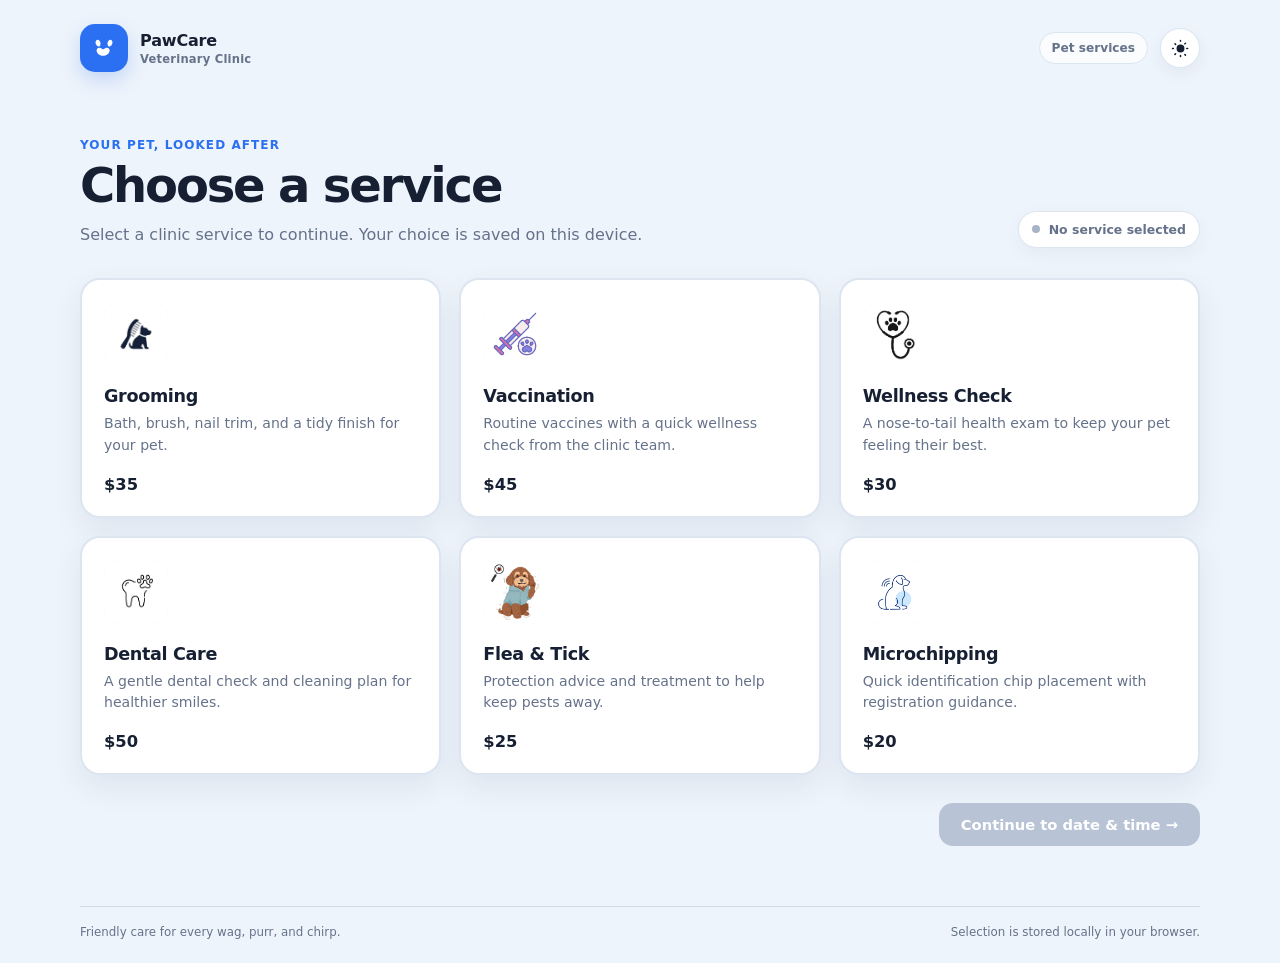
<file: index.html>
<!doctype html>
<html lang="en">
<head>
  <meta charset="utf-8">

  <script>
    (function () {
      try {
        var stored = localStorage.getItem("pawcare.theme");
        if (stored === "dark" || stored === "light") {
          document.documentElement.setAttribute("data-theme", stored);
        } else if (
          window.matchMedia &&
          window.matchMedia("(prefers-color-scheme: dark)").matches
        ) {
          document.documentElement.setAttribute("data-theme", "dark");
        }
      } catch (e) {}
    })();
  </script>

  <meta name="viewport" content="width=device-width, initial-scale=1">
  <meta
    name="description"
    content="Choose a pet clinic service and save your selection."
  >

  <title>PawCare Clinic — Services</title>

  <link rel="stylesheet" href="style.css">
  <script src="theme.js" defer></script>
  <script src="script.js" defer></script>
</head>

<body>
  <div class="app-shell">

    <header class="site-header">
      <a
        class="brand"
        href="index.html"
        aria-label="PawCare Clinic home"
      >
        <span class="brand-mark" aria-hidden="true">
          <svg viewBox="0 0 48 48" role="img">
            <path d="M15.5 21.5c-3.4 0-6-3.2-6-6.8 0-2.8 1.6-5 3.8-5s4.7 3.1 4.7 6.2c0 3.2-.9 5.6-2.5 5.6Z"/>
            <path d="M32.5 21.5c3.4 0 6-3.2 6-6.8 0-2.8-1.6-5-3.8-5S30 12.8 30 15.9c0 3.2.9 5.6 2.5 5.6Z"/>
            <path d="M11.3 28.1c0-2.4 2-4.6 4.7-4.6 2.1 0 3.4 1.1 5 2.2 1 .7 2 .7 3 0 1.6-1.1 2.9-2.2 5-2.2 2.7 0 4.7 2.2 4.7 4.6 0 4.1-4.3 9.2-11.2 9.2s-11.2-5.1-11.2-9.2Z"/>
          </svg>
        </span>

        <span>
          <strong>PawCare</strong>
          <small>Veterinary Clinic</small>
        </span>
      </a>

      <div class="header-actions">
        <span class="header-badge">Pet services</span>

        <button
          type="button"
          id="theme-toggle"
          class="theme-toggle"
          aria-pressed="false"
          aria-label="Switch to dark mode"
        >
          <svg class="icon-sun" viewBox="0 0 24 24" aria-hidden="true">
            <path d="M12 4a1 1 0 0 1 1-1V2a1 1 0 1 0-2 0v1a1 1 0 0 1 1 1Zm0 16a1 1 0 0 0-1 1v1a1 1 0 1 0 2 0v-1a1 1 0 0 0-1-1Zm10-8a1 1 0 0 0-1-1h-1a1 1 0 1 0 0 2h1a1 1 0 0 0 1-1ZM4 12a1 1 0 0 0-1-1H2a1 1 0 1 0 0 2h1a1 1 0 0 0 1-1Zm14.95-7.364a1 1 0 0 0-1.414 0l-.707.707a1 1 0 1 0 1.414 1.414l.707-.707a1 1 0 0 0 0-1.414ZM6.465 17.95a1 1 0 0 0-1.414 0l-.707.707a1 1 0 1 0 1.414 1.414l.707-.707a1 1 0 0 0 0-1.414Zm12.485 1.707-.707-.707a1 1 0 1 0-1.414 1.414l.707.707a1 1 0 0 0 1.414-1.414ZM6.465 6.05 5.757 5.343a1 1 0 1 0-1.414 1.414l.707.707A1 1 0 1 0 6.465 6.05ZM12 7a5 5 0 1 0 0 10 5 5 0 0 0 0-10Z"/>
          </svg>

          <svg class="icon-moon" viewBox="0 0 24 24" aria-hidden="true">
            <path d="M21.64 13a9 9 0 1 1-10.63-10.63 1 1 0 0 1 1.11 1.4A7 7 0 1 0 20.24 11.9a1 1 0 0 1 1.4 1.1Z"/>
          </svg>
        </button>
      </div>
    </header>


    <main class="page-content">

      <section
        class="intro"
        aria-labelledby="page-title"
      >
        <div>
          <p class="eyebrow">Your pet, looked after</p>

          <h1 id="page-title">
            Choose a service
          </h1>

          <p class="intro-copy">
            Select a clinic service to continue.
            Your choice is saved on this device.
          </p>
        </div>

        <div
          class="selection-note"
          aria-live="polite"
        >
          <span
            class="selection-dot"
            aria-hidden="true"
          ></span>

          <span id="selection-status">
            No service selected
          </span>
        </div>
      </section>


      <section
        id="service-grid"
        class="service-grid"
        role="grid"
        aria-label="Available pet services"
      ></section>


      <div class="page-actions">
        <a
          id="continue-to-date"
          class="continue-button is-disabled"
          href="date.html"
          aria-disabled="true"
        >
          Continue to date & time →
        </a>
      </div>

    </main>


    <footer class="site-footer">
      <span>
        Friendly care for every wag, purr, and chirp.
      </span>

      <span>
        Selection is stored locally in your browser.
      </span>
    </footer>

  </div>
</body>
</html>
</file>
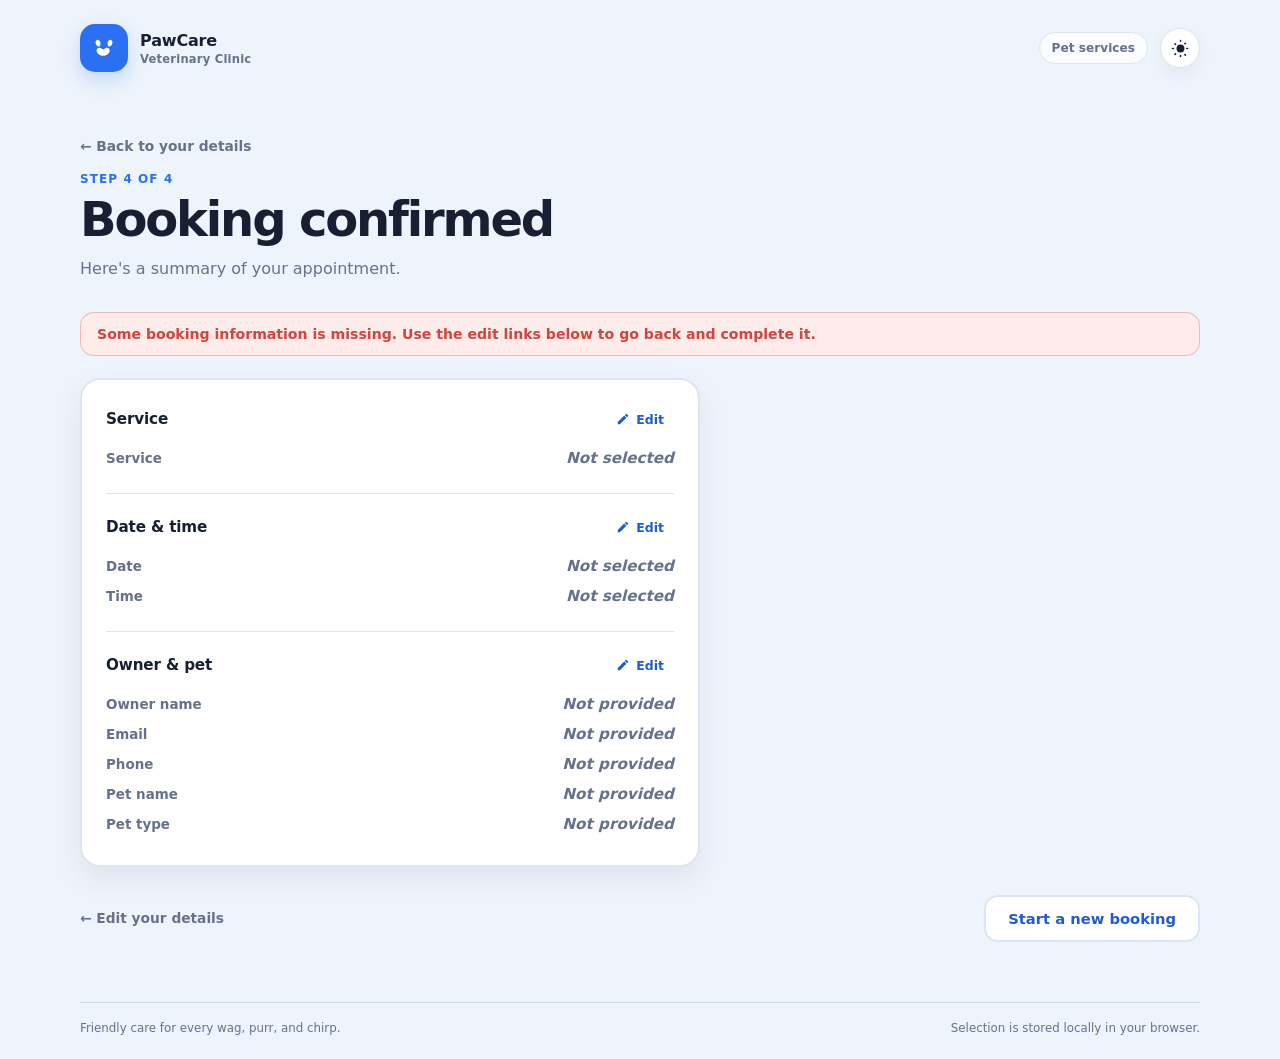
<file: confirm.html>
<!doctype html>
<html lang="en">
<head>
  <meta charset="utf-8">

  <script>
    (function () {
      try {
        var stored = localStorage.getItem("pawcare.theme");
        if (stored === "dark" || stored === "light") {
          document.documentElement.setAttribute("data-theme", stored);
        } else if (
          window.matchMedia &&
          window.matchMedia("(prefers-color-scheme: dark)").matches
        ) {
          document.documentElement.setAttribute("data-theme", "dark");
        }
      } catch (e) {}
    })();
  </script>

  <meta name="viewport" content="width=device-width, initial-scale=1">
  <meta
    name="description"
    content="Review and confirm your pet clinic booking."
  >

  <title>PawCare Clinic — Booking Confirmation</title>

  <link rel="stylesheet" href="style.css">
  <script src="theme.js" defer></script>
  <script src="confirm.js" defer></script>
</head>

<body>
  <div class="app-shell">

    <header class="site-header">
      <a
        class="brand"
        href="index.html"
        aria-label="PawCare Clinic home"
      >
        <span class="brand-mark" aria-hidden="true">
          <svg viewBox="0 0 48 48" role="img">
            <path d="M15.5 21.5c-3.4 0-6-3.2-6-6.8 0-2.8 1.6-5 3.8-5s4.7 3.1 4.7 6.2c0 3.2-.9 5.6-2.5 5.6Z"/>
            <path d="M32.5 21.5c3.4 0 6-3.2 6-6.8 0-2.8-1.6-5-3.8-5S30 12.8 30 15.9c0 3.2.9 5.6 2.5 5.6Z"/>
            <path d="M11.3 28.1c0-2.4 2-4.6 4.7-4.6 2.1 0 3.4 1.1 5 2.2 1 .7 2 .7 3 0 1.6-1.1 2.9-2.2 5-2.2 2.7 0 4.7 2.2 4.7 4.6 0 4.1-4.3 9.2-11.2 9.2s-11.2-5.1-11.2-9.2Z"/>
          </svg>
        </span>

        <span>
          <strong>PawCare</strong>
          <small>Veterinary Clinic</small>
        </span>
      </a>

      <div class="header-actions">
        <span class="header-badge">Pet services</span>

        <button
          type="button"
          id="theme-toggle"
          class="theme-toggle"
          aria-pressed="false"
          aria-label="Switch to dark mode"
        >
          <svg class="icon-sun" viewBox="0 0 24 24" aria-hidden="true">
            <path d="M12 4a1 1 0 0 1 1-1V2a1 1 0 1 0-2 0v1a1 1 0 0 1 1 1Zm0 16a1 1 0 0 0-1 1v1a1 1 0 1 0 2 0v-1a1 1 0 0 0-1-1Zm10-8a1 1 0 0 0-1-1h-1a1 1 0 1 0 0 2h1a1 1 0 0 0 1-1ZM4 12a1 1 0 0 0-1-1H2a1 1 0 1 0 0 2h1a1 1 0 0 0 1-1Zm14.95-7.364a1 1 0 0 0-1.414 0l-.707.707a1 1 0 1 0 1.414 1.414l.707-.707a1 1 0 0 0 0-1.414ZM6.465 17.95a1 1 0 0 0-1.414 0l-.707.707a1 1 0 1 0 1.414 1.414l.707-.707a1 1 0 0 0 0-1.414Zm12.485 1.707-.707-.707a1 1 0 1 0-1.414 1.414l.707.707a1 1 0 0 0 1.414-1.414ZM6.465 6.05 5.757 5.343a1 1 0 1 0-1.414 1.414l.707.707A1 1 0 1 0 6.465 6.05ZM12 7a5 5 0 1 0 0 10 5 5 0 0 0 0-10Z"/>
          </svg>

          <svg class="icon-moon" viewBox="0 0 24 24" aria-hidden="true">
            <path d="M21.64 13a9 9 0 1 1-10.63-10.63 1 1 0 0 1 1.11 1.4A7 7 0 1 0 20.24 11.9a1 1 0 0 1 1.4 1.1Z"/>
          </svg>
        </button>
      </div>
    </header>


    <main class="page-content">

      <div class="page-actions page-actions--top">
        <a class="back-link" href="details.html">← Back to your details</a>
      </div>

      <section
        class="intro"
        aria-labelledby="page-title"
      >
        <div>
          <p class="eyebrow">Step 4 of 4</p>

          <h1 id="page-title">
            Booking confirmed
          </h1>

          <p class="intro-copy" id="confirm-intro">
            Here's a summary of your appointment.
          </p>
        </div>
      </section>


      <div
        id="missing-data-notice"
        class="form-error"
        role="alert"
        hidden
      ></div>


      <section
        id="summary-card"
        class="summary-card"
        aria-label="Booking summary"
      ></section>


      <div class="page-actions">
        <a class="back-link" href="details.html">← Edit your details</a>

        <button
          type="button"
          id="start-over"
          class="continue-button continue-button--ghost"
        >
          Start a new booking
        </button>
      </div>

    </main>


    <footer class="site-footer">
      <span>
        Friendly care for every wag, purr, and chirp.
      </span>

      <span>
        Selection is stored locally in your browser.
      </span>
    </footer>

  </div>
</body>
</html>
</file>
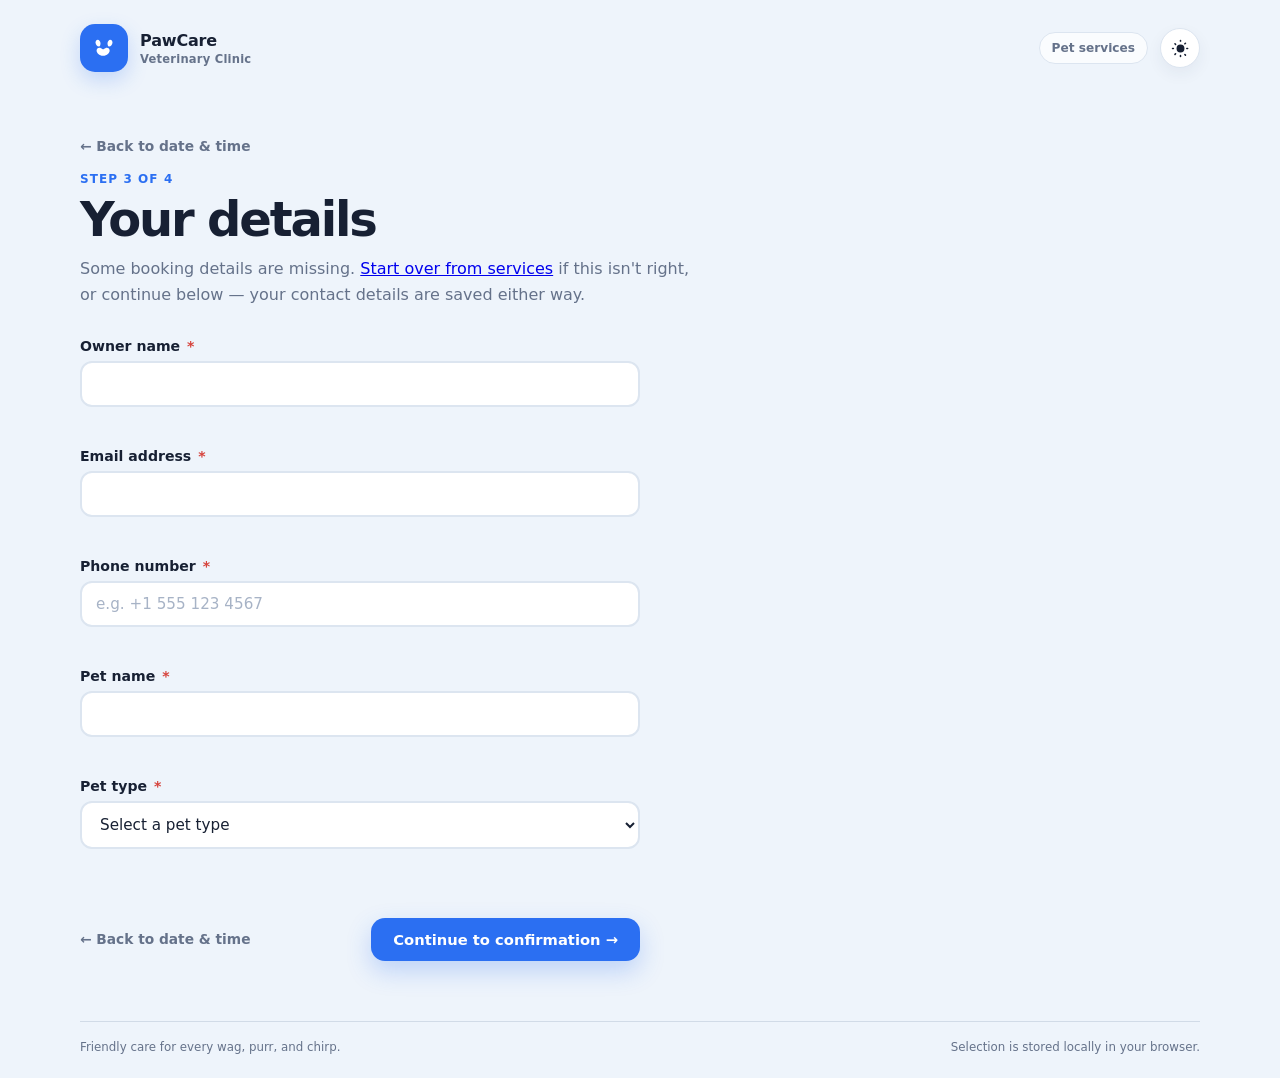
<file: details.html>
<!doctype html>
<html lang="en">
<head>
  <meta charset="utf-8">

  <script>
    (function () {
      try {
        var stored = localStorage.getItem("pawcare.theme");
        if (stored === "dark" || stored === "light") {
          document.documentElement.setAttribute("data-theme", stored);
        } else if (
          window.matchMedia &&
          window.matchMedia("(prefers-color-scheme: dark)").matches
        ) {
          document.documentElement.setAttribute("data-theme", "dark");
        }
      } catch (e) {}
    })();
  </script>

  <meta name="viewport" content="width=device-width, initial-scale=1">
  <meta
    name="description"
    content="Enter your contact details and your pet's information to complete your booking."
  >

  <title>PawCare Clinic — Your Details</title>

  <link rel="stylesheet" href="style.css">
  <script src="theme.js" defer></script>
  <script src="details.js" defer></script>
</head>

<body>
  <div class="app-shell">

    <header class="site-header">
      <a
        class="brand"
        href="index.html"
        aria-label="PawCare Clinic home"
      >
        <span class="brand-mark" aria-hidden="true">
          <svg viewBox="0 0 48 48" role="img">
            <path d="M15.5 21.5c-3.4 0-6-3.2-6-6.8 0-2.8 1.6-5 3.8-5s4.7 3.1 4.7 6.2c0 3.2-.9 5.6-2.5 5.6Z"/>
            <path d="M32.5 21.5c3.4 0 6-3.2 6-6.8 0-2.8-1.6-5-3.8-5S30 12.8 30 15.9c0 3.2.9 5.6 2.5 5.6Z"/>
            <path d="M11.3 28.1c0-2.4 2-4.6 4.7-4.6 2.1 0 3.4 1.1 5 2.2 1 .7 2 .7 3 0 1.6-1.1 2.9-2.2 5-2.2 2.7 0 4.7 2.2 4.7 4.6 0 4.1-4.3 9.2-11.2 9.2s-11.2-5.1-11.2-9.2Z"/>
          </svg>
        </span>

        <span>
          <strong>PawCare</strong>
          <small>Veterinary Clinic</small>
        </span>
      </a>

      <div class="header-actions">
        <span class="header-badge">Pet services</span>

        <button
          type="button"
          id="theme-toggle"
          class="theme-toggle"
          aria-pressed="false"
          aria-label="Switch to dark mode"
        >
          <svg class="icon-sun" viewBox="0 0 24 24" aria-hidden="true">
            <path d="M12 4a1 1 0 0 1 1-1V2a1 1 0 1 0-2 0v1a1 1 0 0 1 1 1Zm0 16a1 1 0 0 0-1 1v1a1 1 0 1 0 2 0v-1a1 1 0 0 0-1-1Zm10-8a1 1 0 0 0-1-1h-1a1 1 0 1 0 0 2h1a1 1 0 0 0 1-1ZM4 12a1 1 0 0 0-1-1H2a1 1 0 1 0 0 2h1a1 1 0 0 0 1-1Zm14.95-7.364a1 1 0 0 0-1.414 0l-.707.707a1 1 0 1 0 1.414 1.414l.707-.707a1 1 0 0 0 0-1.414ZM6.465 17.95a1 1 0 0 0-1.414 0l-.707.707a1 1 0 1 0 1.414 1.414l.707-.707a1 1 0 0 0 0-1.414Zm12.485 1.707-.707-.707a1 1 0 1 0-1.414 1.414l.707.707a1 1 0 0 0 1.414-1.414ZM6.465 6.05 5.757 5.343a1 1 0 1 0-1.414 1.414l.707.707A1 1 0 1 0 6.465 6.05ZM12 7a5 5 0 1 0 0 10 5 5 0 0 0 0-10Z"/>
          </svg>

          <svg class="icon-moon" viewBox="0 0 24 24" aria-hidden="true">
            <path d="M21.64 13a9 9 0 1 1-10.63-10.63 1 1 0 0 1 1.11 1.4A7 7 0 1 0 20.24 11.9a1 1 0 0 1 1.4 1.1Z"/>
          </svg>
        </button>
      </div>
    </header>


    <main class="page-content">

      <div class="page-actions page-actions--top">
        <a class="back-link" href="date.html">← Back to date & time</a>
      </div>

      <section
        class="intro"
        aria-labelledby="page-title"
      >
        <div>
          <p class="eyebrow">Step 3 of 4</p>

          <h1 id="page-title">
            Your details
          </h1>

          <p class="intro-copy" id="booking-context">
            Tell us who to contact and a little about your pet.
            Your information is saved on this device.
          </p>
        </div>
      </section>


      <div
        id="form-error"
        class="form-error"
        role="alert"
        hidden
      ></div>


      <form
        id="details-form"
        class="detail-form"
        novalidate
      >

        <div class="form-field">
          <label for="owner-name">
            Owner name
            <span class="required-mark" aria-hidden="true">*</span>
          </label>

          <input
            type="text"
            id="owner-name"
            name="ownerName"
            autocomplete="name"
            required
            minlength="2"
            maxlength="60"
            pattern="^[A-Za-z\s'.-]{2,60}$"
            aria-describedby="owner-name-error"
            aria-invalid="false"
          >

          <p
            id="owner-name-error"
            class="field-error"
            role="alert"
          ></p>
        </div>


        <div class="form-field">
          <label for="owner-email">
            Email address
            <span class="required-mark" aria-hidden="true">*</span>
          </label>

          <input
            type="email"
            id="owner-email"
            name="ownerEmail"
            autocomplete="email"
            required
            aria-describedby="owner-email-error"
            aria-invalid="false"
          >

          <p
            id="owner-email-error"
            class="field-error"
            role="alert"
          ></p>
        </div>


        <div class="form-field">
          <label for="owner-phone">
            Phone number
            <span class="required-mark" aria-hidden="true">*</span>
          </label>

          <input
            type="tel"
            id="owner-phone"
            name="ownerPhone"
            autocomplete="tel"
            required
            pattern="^[0-9+()\-\s]{7,20}$"
            placeholder="e.g. +1 555 123 4567"
            aria-describedby="owner-phone-error"
            aria-invalid="false"
          >

          <p
            id="owner-phone-error"
            class="field-error"
            role="alert"
          ></p>
        </div>


        <div class="form-field">
          <label for="pet-name">
            Pet name
            <span class="required-mark" aria-hidden="true">*</span>
          </label>

          <input
            type="text"
            id="pet-name"
            name="petName"
            autocomplete="off"
            required
            minlength="1"
            maxlength="40"
            aria-describedby="pet-name-error"
            aria-invalid="false"
          >

          <p
            id="pet-name-error"
            class="field-error"
            role="alert"
          ></p>
        </div>


        <div class="form-field">
          <label for="pet-type">
            Pet type
            <span class="required-mark" aria-hidden="true">*</span>
          </label>

          <select
            id="pet-type"
            name="petType"
            required
            aria-describedby="pet-type-error"
            aria-invalid="false"
          >
            <option value="" selected disabled>Select a pet type</option>
            <option value="dog">Dog</option>
            <option value="cat">Cat</option>
            <option value="bird">Bird</option>
            <option value="rabbit">Rabbit</option>
            <option value="other">Other</option>
          </select>

          <p
            id="pet-type-error"
            class="field-error"
            role="alert"
          ></p>
        </div>


        <div class="page-actions">
          <a class="back-link" href="date.html">← Back to date & time</a>

          <button
            type="submit"
            class="continue-button"
          >
            Continue to confirmation →
          </button>
        </div>

      </form>

    </main>


    <footer class="site-footer">
      <span>
        Friendly care for every wag, purr, and chirp.
      </span>

      <span>
        Selection is stored locally in your browser.
      </span>
    </footer>

  </div>
</body>
</html>
</file>
<file: style.css>
:root {
  --page: #eef4fb;
  --surface: #ffffff;
  --surface-muted: #f7faff;

  --text: #172033;
  --text-muted: #65728a;

  --border: #dce5f0;

  --blue: #2b6ff2;
  --blue-dark: #1e5bd5;
  --blue-soft: #edf4ff;

  --shadow: 0 12px 30px rgba(32, 56, 91, 0.08);

  --focus: 0 0 0 4px rgba(43, 111, 242, 0.18);

  --danger: #d6433c;
  --danger-soft: #fdecea;
  --danger-border: rgba(214, 67, 60, 0.3);
}


/* ============================================================
   DARK MODE
   Every component in this file is built on the custom properties
   above, so overriding them for [data-theme="dark"] re-themes the
   whole site without touching individual component rules. The
   theme attribute is set on <html> by theme.js (and, before that,
   by a tiny inline script in <head> on each page, to avoid a
   flash of the light theme while the page loads).
   ============================================================ */

:root[data-theme="dark"] {
  --page: #0e1424;
  --surface: #171f34;
  --surface-muted: #1c2640;

  --text: #edf1fb;
  --text-muted: #9aa5c4;

  --border: #2b3656;

  --blue: #5b8dff;
  --blue-dark: #89acff;
  --blue-soft: #1e2a4d;

  --shadow: 0 12px 30px rgba(0, 0, 0, 0.45);

  --focus: 0 0 0 4px rgba(91, 141, 255, 0.35);

  --danger: #ff7a73;
  --danger-soft: #3a2026;
  --danger-border: rgba(255, 122, 115, 0.35);
}


:root[data-theme="dark"] .selection-dot {
  background: #4b578a;
}


:root[data-theme="dark"] .form-field input::placeholder {
  color: #6b7696;
}


:root[data-theme="dark"] .continue-button.is-disabled {
  background: #3a4566;
  color: #8993b5;
}


:root[data-theme="dark"] .pika-table td.is-disabled .pika-button {
  color: #4b5678;
}


:root[data-theme="dark"] .pika-table td.is-outside-current-month .pika-button {
  color: #39456a;
}


body {
  transition:
    background-color 180ms ease,
    color 180ms ease;
}


* {
  box-sizing: border-box;
}


html {
  scroll-behavior: smooth;
}


body {
  margin: 0;
  min-height: 100vh;

  background: var(--page);
  color: var(--text);

  font-family:
    Inter,
    ui-sans-serif,
    system-ui,
    -apple-system,
    BlinkMacSystemFont,
    "Segoe UI",
    sans-serif;
}


button,
a {
  font: inherit;
}


button {
  -webkit-tap-highlight-color: transparent;
}


.app-shell {
  min-height: 100vh;

  display: flex;
  flex-direction: column;
}


.site-header {
  width: min(1120px, calc(100% - 32px));

  margin: 0 auto;
  padding: 24px 0;

  display: flex;
  align-items: center;
  justify-content: space-between;

  gap: 18px;
}


.brand {
  display: inline-flex;
  align-items: center;

  gap: 12px;

  color: inherit;
  text-decoration: none;
}


.brand-mark {
  width: 48px;
  height: 48px;

  display: grid;
  place-items: center;

  background: var(--blue);

  border-radius: 15px;

  box-shadow:
    0 8px 20px rgba(43, 111, 242, 0.22);
}


.brand-mark svg {
  width: 28px;
  height: 28px;

  fill: #fff;
}


.brand strong,
.brand small {
  display: block;
}


.brand strong {
  font-size: 1rem;
  letter-spacing: -0.01em;
}


.brand small {
  margin-top: 2px;

  color: var(--text-muted);

  font-size: 0.72rem;
  font-weight: 600;

  letter-spacing: 0.02em;
}


.header-actions {
  display: flex;
  align-items: center;

  gap: 12px;
}


.header-badge {
  padding: 8px 12px;

  border: 1px solid var(--border);
  border-radius: 999px;

  background: rgba(255, 255, 255, 0.72);

  color: var(--text-muted);

  font-size: 0.76rem;
  font-weight: 700;
}


:root[data-theme="dark"] .header-badge {
  background: rgba(255, 255, 255, 0.06);
}


.theme-toggle {
  width: 40px;
  height: 40px;
  flex-shrink: 0;

  display: inline-flex;
  align-items: center;
  justify-content: center;

  border: 1px solid var(--border);
  border-radius: 999px;

  background: var(--surface);
  color: var(--text);

  cursor: pointer;

  box-shadow: 0 6px 16px rgba(32, 56, 91, 0.06);

  transition:
    background 160ms ease,
    border-color 160ms ease,
    box-shadow 160ms ease;
}


.theme-toggle:hover {
  background: var(--blue-soft);

  border-color: #b9cbe5;
}


.theme-toggle:focus-visible {
  outline: none;

  box-shadow: var(--focus);
}


.theme-toggle svg {
  width: 19px;
  height: 19px;

  fill: currentColor;
}


.theme-toggle .icon-moon {
  display: none;
}


:root[data-theme="dark"] .theme-toggle .icon-sun {
  display: none;
}


:root[data-theme="dark"] .theme-toggle .icon-moon {
  display: block;
}


.page-content {
  width: min(1120px, calc(100% - 32px));

  margin: 0 auto;
  padding: 42px 0 60px;

  flex: 1;
}


.intro {
  display: flex;
  align-items: end;
  justify-content: space-between;

  gap: 28px;

  margin-bottom: 30px;
}


.eyebrow {
  margin: 0 0 8px;

  color: var(--blue);

  font-size: 0.75rem;
  font-weight: 800;

  letter-spacing: 0.09em;
  text-transform: uppercase;
}


h1 {
  margin: 0;

  font-size: clamp(2rem, 4vw, 3rem);

  line-height: 1.05;

  letter-spacing: -0.045em;
}


.intro-copy {
  max-width: 620px;

  margin: 12px 0 0;

  color: var(--text-muted);

  font-size: 1rem;

  line-height: 1.6;
}


.selection-note {
  flex: 0 0 auto;

  display: inline-flex;
  align-items: center;

  gap: 9px;

  padding: 10px 13px;

  border: 1px solid var(--border);
  border-radius: 999px;

  background: var(--surface);

  color: var(--text-muted);

  font-size: 0.78rem;
  font-weight: 700;

  box-shadow:
    0 6px 18px rgba(32, 56, 91, 0.05);
}


.selection-dot {
  width: 8px;
  height: 8px;

  border-radius: 50%;

  background: #a7b3c6;
}


.selection-note.is-selected {
  color: var(--blue-dark);

  border-color:
    rgba(43, 111, 242, 0.25);

  background: var(--blue-soft);
}


.selection-note.is-selected .selection-dot {
  background: var(--blue);
}


.service-grid {
  display: grid;

  grid-template-columns:
    repeat(3, minmax(0, 1fr));

  gap: 18px;
}


.service-card {
  width: 100%;
  min-height: 220px;

  padding: 22px;

  border: 2px solid var(--border);
  border-radius: 20px;

  background: var(--surface);
  color: inherit;

  text-align: left;

  cursor: pointer;

  box-shadow: var(--shadow);

  transition:
    transform 160ms ease,
    border-color 160ms ease,
    box-shadow 160ms ease,
    background 160ms ease;

  display: flex;
  flex-direction: column;
}


.service-card:hover {
  transform: translateY(-3px);

  border-color: #b9cbe5;

  box-shadow:
    0 16px 34px rgba(32, 56, 91, 0.12);
}


.service-card:focus-visible {
  outline: none;

  box-shadow:
    var(--focus),
    var(--shadow);
}


.service-card[aria-selected="true"] {
  border-color: var(--blue);

  background: #fbfdff;

  box-shadow:
    0 14px 32px rgba(43, 111, 242, 0.16);
}


/* ===== FIXED ICON BOX =====
   The icon set is mixed: some are plain line-glyphs with lots of
   built-in transparent padding, others are full-color images that
   already have their own background shape baked in. A single
   crop/zoom value breaks one group or the other.

   The reliable, consistent fix for a MIXED icon set is to stop
   trying to crop and instead just let every icon scale to fit
   fully inside a uniform box (object-fit: contain). This guarantees:
   - nothing ever overflows the box or the card, no matter how big
     the source image is, even if it has inline width/height
     attributes (the !important rules below override those)
   - every icon ends up the same visual size/box, so the grid looks
     consistent even though the source art varies */

.service-icon {
  width: 64px;
  height: 64px;

  display: flex;
  align-items: center;
  justify-content: center;

  border-radius: 16px;

  background: var(--blue-soft);

  overflow: hidden;
  flex-shrink: 0;
}


.service-icon img,
.service-icon svg {
  max-width: 100% !important;
  max-height: 100% !important;
  width: auto !important;
  height: auto !important;

  object-fit: contain;

  display: block;
}


/* CATCH-ALL: some icons (seen circled: Grooming, Flea & Tick,
   Microchipping) are showing up bigger / unframed / with sharp
   corners, which means those particular <img> tags are likely NOT
   sitting inside the same ".service-icon" wrapper div as the
   working ones (Vaccination, Wellness Check, Dental Care) — so the
   box rules above never reach them. This rule forces the exact
   same box, corners and sizing onto ANY image found directly
   inside a .service-card, even without the .service-icon wrapper,
   as a safety net. */

.service-card > img,
.service-card > svg {
  width: 64px !important;
  height: 64px !important;

  border-radius: 16px;

  background: var(--blue-soft);

  object-fit: cover;

  display: block;

  flex-shrink: 0;
}

/* ===== END FIXED ICON BOX ===== */


.service-card h2 {
  margin: 20px 0 7px;

  font-size: 1.1rem;

  letter-spacing: -0.02em;
}


.service-card p {
  margin: 0;

  color: var(--text-muted);

  font-size: 0.88rem;

  line-height: 1.55;
}


.service-meta {
  margin-top: auto;
  padding-top: 18px;

  display: flex;
  align-items: center;
  justify-content: space-between;

  gap: 12px;
}


.service-price {
  font-size: 1.02rem;

  font-weight: 800;

  color: var(--text);
}


.select-label {
  color: var(--blue-dark);

  font-size: 0.74rem;
  font-weight: 800;

  opacity: 0;

  transform: translateY(3px);

  transition:
    opacity 160ms ease,
    transform 160ms ease;
}


.service-card:hover .select-label,
.service-card:focus-visible .select-label,
.service-card[aria-selected="true"] .select-label {
  opacity: 1;

  transform: translateY(0);
}


.site-footer {
  width: min(1120px, calc(100% - 32px));

  margin: 0 auto;

  padding: 18px 0 24px;

  border-top:
    1px solid rgba(160, 176, 198, 0.38);

  display: flex;
  justify-content: space-between;

  gap: 16px;

  color: var(--text-muted);

  font-size: 0.74rem;
}


@media (max-width: 920px) {
  .service-grid {
    grid-template-columns:
      repeat(2, minmax(0, 1fr));
  }
}


@media (max-width: 680px) {

  .site-header {
    padding: 18px 0;
  }


  .header-badge {
    display: none;
  }


  .page-content {
    padding: 26px 0 42px;
  }


  .intro {
    align-items: flex-start;

    flex-direction: column;

    margin-bottom: 22px;
  }


  .selection-note {
    align-self: flex-start;
  }


  .service-grid {
    grid-template-columns: 1fr;

    gap: 14px;
  }


  .service-card {
    min-height: 0;

    padding: 19px;
  }


  .site-footer {
    flex-direction: column;
  }
}


/* ============================================================
   PAGE ACTIONS / CONTINUE BUTTON
   Shared between index.html (link to date.html) and date.html
   (button that validates + saves the date & time selection).
   ============================================================ */

.page-actions {
  margin-top: 28px;

  display: flex;
  align-items: center;
  justify-content: space-between;

  gap: 14px;
}


.continue-button {
  display: inline-flex;
  align-items: center;

  gap: 8px;

  margin-left: auto;
  padding: 13px 22px;

  border: none;
  border-radius: 14px;

  background: var(--blue);
  color: #fff;

  font-size: 0.92rem;
  font-weight: 800;

  text-decoration: none;
  cursor: pointer;

  box-shadow: 0 10px 24px rgba(43, 111, 242, 0.25);

  transition:
    transform 160ms ease,
    box-shadow 160ms ease,
    background 160ms ease,
    opacity 160ms ease;
}


.continue-button:hover {
  transform: translateY(-2px);

  background: var(--blue-dark);

  box-shadow: 0 14px 28px rgba(43, 111, 242, 0.3);
}


.continue-button:focus-visible {
  outline: none;

  box-shadow:
    var(--focus),
    0 10px 24px rgba(43, 111, 242, 0.25);
}


.continue-button.is-disabled {
  pointer-events: none;

  cursor: not-allowed;

  background: #b9c3d6;

  box-shadow: none;
}


.back-link {
  color: var(--text-muted);

  font-size: 0.86rem;
  font-weight: 700;

  text-decoration: none;
}


.back-link:hover {
  color: var(--blue-dark);

  text-decoration: underline;
}


.back-link:focus-visible {
  outline: none;

  box-shadow: var(--focus);

  border-radius: 6px;
}


/* ============================================================
   DATE & TIME PICKER PAGE
   ============================================================ */

.form-error {
  margin-bottom: 22px;
  padding: 13px 16px;

  border: 1px solid var(--danger-border);
  border-radius: 14px;

  background: var(--danger-soft);
  color: var(--danger);

  font-size: 0.88rem;
  font-weight: 700;
}


.picker-layout {
  display: grid;

  grid-template-columns: minmax(0, 1fr) minmax(0, 1fr);

  gap: 20px;

  align-items: start;
}


.picker-panel {
  padding: 22px;

  border: 2px solid var(--border);
  border-radius: 20px;

  background: var(--surface);

  box-shadow: var(--shadow);
}


.panel-title {
  margin: 0 0 16px;

  font-size: 1rem;

  letter-spacing: -0.01em;
}


.calendar-host {
  display: flex;
  justify-content: center;
}


/* Pikaday theme overrides to match the PawCare palette */

.pika-single {
  border: none;
  box-shadow: none;

  background: transparent;

  font-family: inherit;

  width: 100%;
}


.pika-lendar {
  width: 100%;

  float: none;
}


.pika-title {
  margin-bottom: 6px;
}


.pika-title select {
  font-family: inherit;
}


.pika-label {
  background: var(--surface);

  font-weight: 800;
}


.pika-prev,
.pika-next {
  border-radius: 10px;

  opacity: 0.8;
}


.pika-prev:hover,
.pika-next:hover {
  background: var(--blue-soft);

  opacity: 1;
}


.pika-table th {
  color: var(--text-muted);

  font-size: 0.68rem;
  font-weight: 800;

  text-transform: uppercase;

  letter-spacing: 0.03em;
}


.pika-button {
  border-radius: 10px;

  background: transparent;
  color: var(--text);

  font-family: inherit;
  font-weight: 600;

  text-align: center;

  box-shadow: none;
}


.pika-button:hover {
  background: var(--blue-soft) !important;
  color: var(--blue-dark) !important;

  box-shadow: none !important;

  border-radius: 10px;
}


.pika-table td.is-today .pika-button {
  color: var(--blue);
  font-weight: 800;
}


.pika-table td.is-selected .pika-button {
  background: var(--blue) !important;
  color: #fff !important;

  box-shadow: 0 6px 14px rgba(43, 111, 242, 0.3) !important;
}


.pika-table td.is-disabled .pika-button {
  color: #c3cbdb;

  cursor: not-allowed;
}


.pika-table td.is-outside-current-month .pika-button {
  color: #d7deea;
}


.time-slot-grid {
  display: flex;
  flex-wrap: wrap;

  gap: 10px;
}


.time-slot {
  padding: 12px 18px;

  border: 2px solid var(--border);
  border-radius: 12px;

  background: var(--surface-muted);
  color: var(--text);

  font-size: 0.92rem;
  font-weight: 700;

  cursor: pointer;

  transition:
    transform 140ms ease,
    border-color 140ms ease,
    background 140ms ease,
    color 140ms ease,
    box-shadow 140ms ease;
}


.time-slot:hover {
  transform: translateY(-2px);

  border-color: #b9cbe5;
}


.time-slot:focus-visible {
  outline: none;

  box-shadow: var(--focus);
}


.time-slot.is-selected {
  border-color: var(--blue);

  background: var(--blue);
  color: #fff;

  box-shadow: 0 10px 20px rgba(43, 111, 242, 0.25);
}


.time-slot.is-disabled {
  opacity: 0.5;

  cursor: not-allowed;
}


.page-actions--top {
  justify-content: flex-start;

  margin-top: 0;
  margin-bottom: 18px;
}


/* ============================================================
   CUSTOMER DETAILS FORM
   ============================================================ */

.detail-form {
  display: flex;
  flex-direction: column;

  gap: 20px;

  max-width: 560px;
}


.form-field {
  display: flex;
  flex-direction: column;

  gap: 7px;
}


.form-field label {
  font-size: 0.88rem;
  font-weight: 700;

  color: var(--text);
}


.required-mark {
  color: var(--danger);

  margin-left: 2px;
}


.form-field input,
.form-field select {
  width: 100%;

  padding: 12px 14px;

  border: 2px solid var(--border);
  border-radius: 12px;

  background: var(--surface);
  color: var(--text);

  font: inherit;
  font-size: 0.95rem;

  transition:
    border-color 140ms ease,
    box-shadow 140ms ease;
}


.form-field input::placeholder {
  color: #a7b3c6;
}


.form-field input:hover,
.form-field select:hover {
  border-color: #b9cbe5;
}


.form-field input:focus-visible,
.form-field select:focus-visible {
  outline: none;

  border-color: var(--blue);

  box-shadow: var(--focus);
}


.form-field input.is-invalid,
.form-field select.is-invalid {
  border-color: var(--danger);
}


.form-field input.is-invalid:focus-visible,
.form-field select.is-invalid:focus-visible {
  box-shadow: 0 0 0 4px rgba(214, 67, 60, 0.16);
}


.field-error {
  min-height: 1.1em;
  margin: 0;

  color: var(--danger);

  font-size: 0.8rem;
  font-weight: 700;
}


/* ============================================================
   CONFIRMATION PAGE
   ============================================================ */

.summary-card {
  max-width: 620px;
  padding: 6px 24px;

  border: 2px solid var(--border);
  border-radius: 20px;

  background: var(--surface);

  box-shadow: var(--shadow);
}


.summary-section {
  padding: 20px 0;
}


.summary-section + .summary-section {
  border-top: 1px solid var(--border);
}


.summary-section-header {
  display: flex;
  align-items: center;
  justify-content: space-between;

  gap: 12px;

  margin-bottom: 10px;
}


.summary-section-header h2 {
  margin: 0;

  font-size: 0.95rem;

  letter-spacing: -0.01em;
}


.edit-link {
  display: inline-flex;
  align-items: center;

  gap: 6px;

  padding: 6px 10px;

  border-radius: 10px;

  color: var(--blue-dark);
  text-decoration: none;

  font-size: 0.78rem;
  font-weight: 800;

  transition: background 140ms ease;
}


.edit-link svg {
  width: 14px;
  height: 14px;

  fill: currentColor;
}


.edit-link:hover {
  background: var(--blue-soft);

  text-decoration: underline;
}


.edit-link:focus-visible {
  outline: none;

  box-shadow: var(--focus);
}


.summary-row {
  display: flex;
  align-items: baseline;
  justify-content: space-between;

  gap: 16px;

  padding: 6px 0;
}


.summary-label {
  color: var(--text-muted);

  font-size: 0.84rem;
  font-weight: 700;
}


.summary-value {
  color: var(--text);

  font-size: 0.95rem;
  font-weight: 800;

  text-align: right;
}


.summary-value.is-muted {
  color: var(--text-muted);

  font-weight: 600;

  font-style: italic;
}


.continue-button--ghost {
  background: var(--surface);
  color: var(--blue-dark);

  border: 2px solid var(--border);

  box-shadow: none;
}


.continue-button--ghost:hover {
  background: var(--blue-soft);
  color: var(--blue-dark);

  box-shadow: none;
}


@media (max-width: 760px) {

  .picker-layout {
    grid-template-columns: 1fr;
  }


  .page-actions {
    flex-direction: column-reverse;

    align-items: stretch;
  }


  .continue-button {
    margin-left: 0;

    justify-content: center;
  }


  .detail-form {
    max-width: none;
  }


  .summary-card {
    max-width: none;
  }


  .summary-row {
    flex-direction: column;

    gap: 4px;
  }


  .summary-value {
    text-align: left;
  }
}


@media (prefers-reduced-motion: reduce) {

  html {
    scroll-behavior: auto;
  }


  *,
  *::before,
  *::after {
    transition: none !important;
  }
}
</file>
